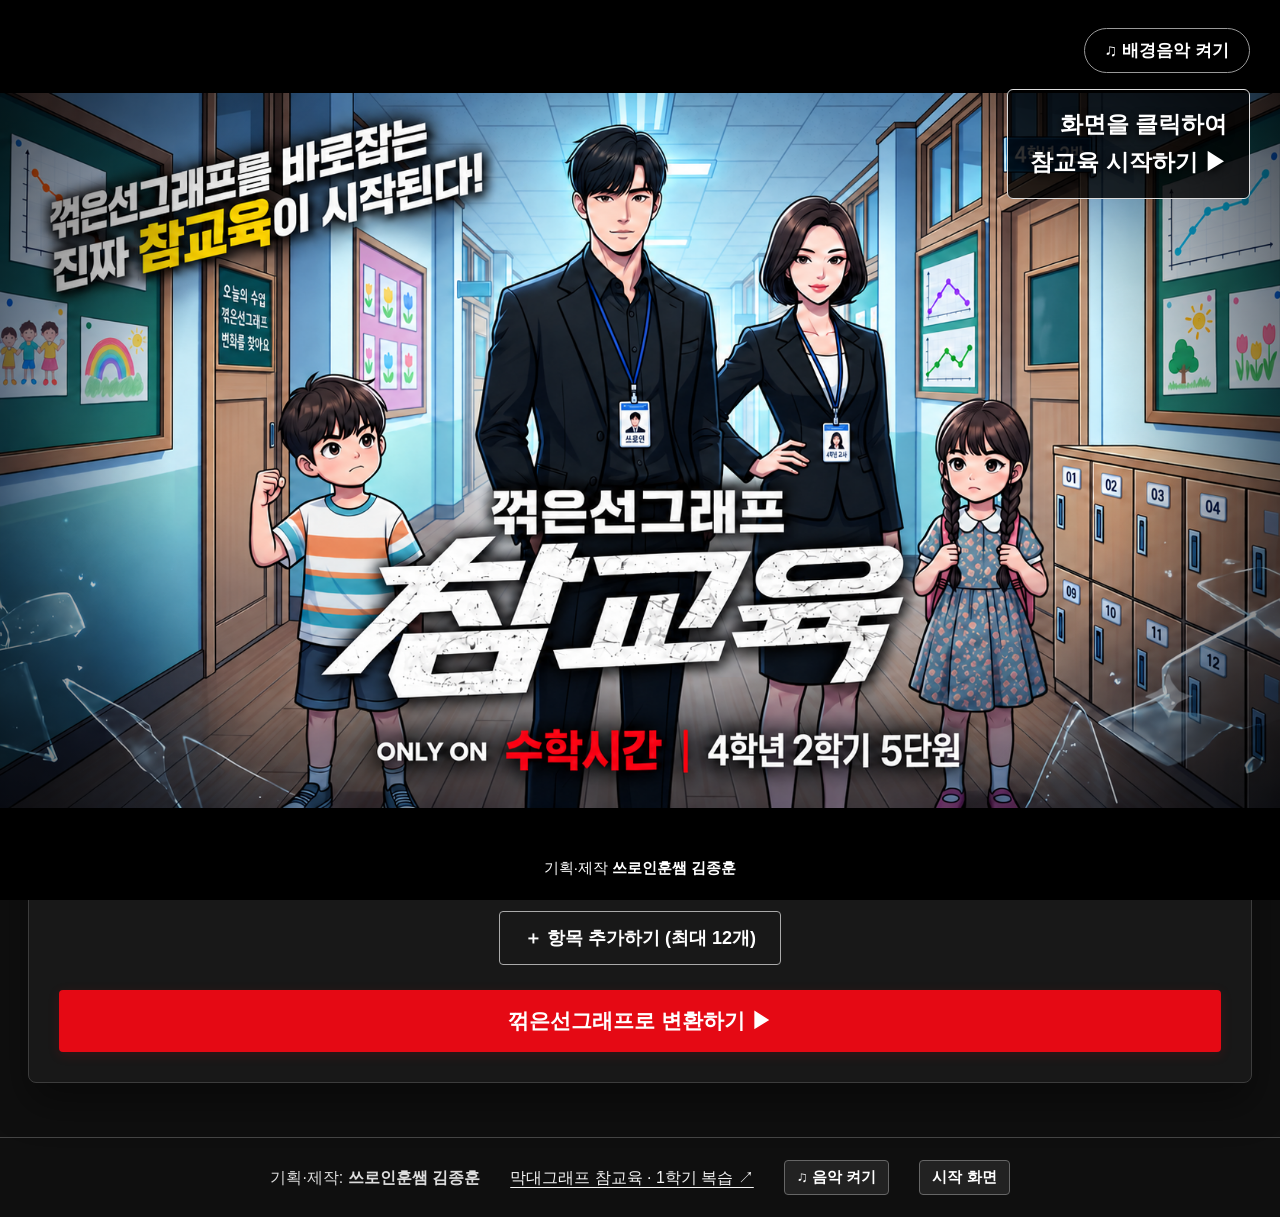
<file: index.html>
<!DOCTYPE html>
<html lang="ko">
<head>
 <meta charset="UTF-8"><meta name="viewport" content="width=device-width,initial-scale=1">
 <title>꺾은선그래프 참교육</title>
 <meta name="description" content="표를 입력하고, 눈금과 물결선을 정해 나만의 꺾은선그래프를 만들어요.">
 <link rel="icon" href="data:,">
 <link rel="stylesheet" href="style.css?v=5"><script src="config.js"></script><script src="app.js?v=5" defer></script>
</head>
<body>
 <section id="intro-screen" aria-label="꺾은선그래프 참교육 시작 화면">
  <div class="intro-ui-container"><button type="button" class="bgm-control" id="intro-music" aria-pressed="false">♫ 배경음악 켜기</button><button type="button" class="start-button" id="start">화면을 클릭하여<br>참교육 시작하기 ▶</button></div>
  <div class="intro-credit">기획·제작 <strong>쓰로인훈쌤 김종훈</strong></div>
 </section>
 <audio id="bgm" src="bgm.mp3" loop preload="metadata"></audio>
 <div id="application" inert>
 <header><div class="header-content"><h1>📈 꺾은선그래프 참교육</h1><nav class="progress-bar" aria-label="그래프 만들기 단계">
  <button type="button" class="step-indicator active" id="ind-step1" aria-current="step"><span class="step-num">1</span><span>표 입력</span></button><span class="step-arrow" aria-hidden="true">▶</span>
  <button type="button" class="step-indicator" id="ind-step2"><span class="step-num">2</span><span>눈금 설정</span></button><span class="step-arrow" aria-hidden="true">▶</span>
  <button type="button" class="step-indicator" id="ind-step3"><span class="step-num">3</span><span>꾸미기 &amp; 저장</span></button>
 </nav></div></header>
 <main>
  <section id="step1-view"><div class="card">
   <div class="section-top"><h2 class="section-title">📝 1단계: 조사한 자료를 표로 입력해요</h2><div class="example-picker"><label for="example">예시 자료</label><select id="example"><option value="fish">월별 갈치 어획량</option><option value="classes">연도별 학급 수</option><option value="jump">높이뛰기 최고 기록</option><option value="emotion">월별 감정 점수</option></select><button type="button" id="load-example" class="btn-secondary">불러오기</button></div></div>
   <div class="input-group"><label for="graph-title">무엇을 조사했나요? (그래프 제목)</label><input type="text" id="graph-title" maxlength="40" value="월별 갈치 어획량"></div>
   <div class="grid-2col"><div class="input-group"><label for="x-axis-name">가로에는 무엇을 나타내나요?</label><div class="axis-fields"><input id="x-axis-name" aria-label="가로축 이름" maxlength="12" value="월"><span>(</span><input id="x-unit" aria-label="가로축 단위" maxlength="6" value="월"><span>)</span></div></div><div class="input-group"><label for="y-axis-name">세로에는 무엇을 나타내나요?</label><div class="axis-fields"><input id="y-axis-name" aria-label="세로축 이름" maxlength="12" value="어획량"><span>(</span><input id="unit-name" aria-label="세로축 단위" maxlength="6" value="t"><span>)</span></div></div></div>
   <p class="table-note">시간의 순서대로 입력해요. <span id="source-note">수학 110쪽 자료</span></p>
   <table id="data-table"><thead><tr><th id="th-time">월 (월)</th><th id="th-value">어획량 (t)</th><th class="delete-col">삭제</th></tr></thead><tbody id="table-body"></tbody></table>
   <div class="add-row-container"><button id="btn-add-row" class="btn-secondary">＋ 항목 추가하기 (최대 12개)</button></div>
   <p id="data-error" class="error-message" role="alert" hidden></p>
   <button id="btn-to-step2" class="btn-netflix">꺾은선그래프로 변환하기 ▶</button>
  </div></section>
  <section id="step23-view" class="split-layout" hidden>
   <div class="canvas-wrapper"><div class="canvas-toolbar"><span>나의 꺾은선그래프</span><button id="replay" class="btn-secondary small">그리는 순서 다시 보기</button></div><div class="canvas-scroll"><div class="canvas-container"><canvas id="graphCanvas" width="1600" height="1000" role="img" aria-label="나의 꺾은선그래프"></canvas></div></div><p class="mobile-note">↔ 그래프를 좌우로 밀어 볼 수 있어요.</p><p id="graph-caption" class="graph-caption" aria-live="polite"></p></div>
   <div class="settings-panel">
    <div id="step2-controls" class="card"><h2 class="section-title">📏 2단계: 눈금 설정</h2>
     <div class="input-group"><label>1. 세로 눈금 한 칸의 크기를 정해요</label><div class="scale-grid" id="scale-buttons"><button class="btn-toggle" data-scale="1">1</button><button class="btn-toggle" data-scale="2">2</button><button class="btn-toggle" data-scale="5">5</button><button class="btn-toggle" data-scale="10">10</button><button class="btn-toggle" data-scale="20">20</button><button class="btn-toggle" data-scale="50">50</button><button class="btn-toggle" data-scale="100">100</button></div><label class="compact-label" for="custom-scale">직접 입력</label><div class="inline-input"><input id="custom-scale" type="number" min="0.01" max="1000000" step="any" value="100"><span class="unit-text" id="scale-unit">t / 칸</span></div></div>
     <button id="auto-scale" class="btn-secondary change-fit">변화가 잘 보이게 자동 맞춤</button><div class="input-group break-group"><label class="check-label"><input type="checkbox" id="use-break"> 2. 물결선으로 일부를 생략해요</label><div id="break-settings" hidden><label class="compact-label" for="break-value">물결선 위에서 시작할 값</label><div class="inline-input"><input id="break-value" type="number" min="0" step="any" value="0"><span id="break-unit" class="unit-text">t</span></div></div><p class="setting-note">모든 자료가 보이도록, 가장 작은 값 이하에서 시작해요.</p></div>
     <p id="scale-summary" class="prompt-card"></p><p id="scale-error" class="error-message" role="alert" hidden></p>
     <div class="control-actions"><button id="btn-back-to-step1" class="btn-secondary">◀ 표 수정</button><button id="btn-to-step3" class="btn-netflix">꾸미기 &amp; 저장 ▶</button></div>
    </div>
    <div id="step3-controls" class="card" hidden><h2 class="section-title">🎨 3단계: 꾸미기 &amp; 저장</h2>
     <div class="input-group"><label for="line-width">1. 선의 두께 <output id="line-width-value">5</output></label><input type="range" id="line-width" min="2" max="10" value="5"></div>
     <div class="input-group"><label for="point-size">2. 점의 크기 <output id="point-size-value">7</output></label><input type="range" id="point-size" min="4" max="13" value="7"></div>
     <div class="input-group"><label>3. 점과 선의 색을 골라요</label><div class="color-controls"><label for="line-color">선 <input type="color" class="color-picker" id="line-color" value="#e50914"></label><label for="point-color">점 <input type="color" class="color-picker" id="point-color" value="#e50914"></label></div></div>
     <div class="input-group"><label>4. 저장할 이미지의 배경색을 골라요</label><div class="bg-color-options"><button class="bg-option active" style="background:#FFFFFF" data-bg="#FFFFFF" aria-label="흰색" aria-pressed="true"></button><button class="bg-option" style="background:#F3F4F6" data-bg="#F3F4F6" aria-label="연한 회색" aria-pressed="false"></button><button class="bg-option" style="background:#E0F2FE" data-bg="#E0F2FE" aria-label="연한 파랑" aria-pressed="false"></button><button class="bg-option" style="background:#DCFCE7" data-bg="#DCFCE7" aria-label="연한 초록" aria-pressed="false"></button><button class="bg-option" style="background:#FEF08A" data-bg="#FEF08A" aria-label="연한 노랑" aria-pressed="false"></button><button class="bg-option" style="background:#FCE7F3" data-bg="#FCE7F3" aria-label="연한 분홍" aria-pressed="false"></button></div></div>
     <label class="check-label"><input id="show-values" type="checkbox"> 점 위에 수치 표시하기</label>
     <div class="control-actions"><button id="btn-back-to-step2" class="btn-secondary">◀ 눈금 수정</button><button id="btn-save-image" class="btn-netflix">↓ 이미지로 저장</button></div><p id="save-message" class="setting-note" role="status"></p>
    </div>
   </div>
  </section>
 </main>
 <footer><span>기획·제작: <strong>쓰로인훈쌤 김종훈</strong></span><a id="review" href="https://kkankong32-alt.github.io/Bargraph/" target="_blank" rel="noopener">막대그래프 참교육 · 1학기 복습 ↗</a><button class="footer-music" id="music" aria-pressed="false">♫ 음악 켜기</button><button class="footer-music" id="back-intro">시작 화면</button></footer>
 </div>
</body></html>
</file>
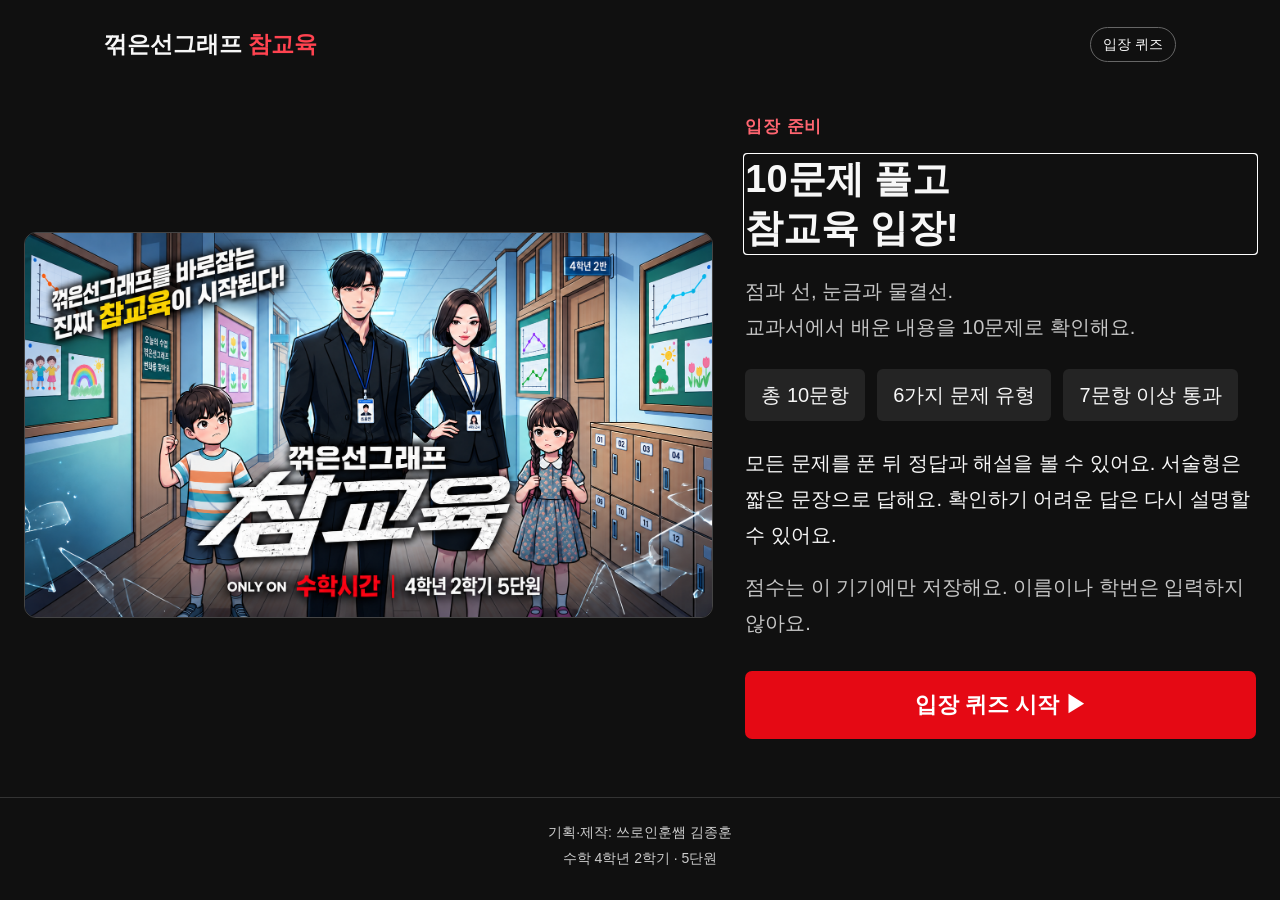
<file: quiz/index.html>
<!doctype html><html lang="ko"><head><meta charset="utf-8"><meta name="viewport" content="width=device-width, initial-scale=1"><meta name="theme-color" content="#101010"><title>입장 퀴즈 | 꺾은선그래프 참교육</title><link rel="icon" href="data:,"><link rel="stylesheet" href="quiz.css?v=3"><script src="questions.js?v=3" defer></script><script src="quiz.js?v=3" defer></script></head><body>
<header><a href="./index.html" class="brand">꺾은선그래프 <b>참교육</b></a><span class="pill">입장 퀴즈</span></header>
<main id="app"></main><footer>기획·제작: 쓰로인훈쌤 김종훈 <span>수학 4학년 2학기 · 5단원</span></footer>
</body></html>
</file>
<file: style.css>
/* CSS 변수 설정 (고급스러운 넷플릭스 스타일 테마) */
        :root {
            --bg-color: #0F0F0F;
            --card-bg: #181818;
            --primary-red: #E50914;
            --primary-red-hover: #C11119;
            --text-main: #FFFFFF;
            --text-muted: #A3A3A3;
            --input-bg: #262626;
            --border-color: #333333;
            --glass-bg: rgba(15, 15, 15, 0.75);
        }

        * {
            box-sizing: border-box;
            margin: 0;
            padding: 0;
            -webkit-tap-highlight-color: transparent;
        }

        body {
            font-family: 'Noto Sans KR', sans-serif;
            background-color: var(--bg-color);
            color: var(--text-main);
            min-height: 100vh;
            display: flex;
            flex-direction: column;
            overflow-x: hidden;
        }

        /* --- 인트로 (스플래시) 스크린 --- */
        #intro-screen {
            position: fixed;
            top: 0;
            left: 0;
            width: 100vw;
            height: 100vh;
            background-color: #000;
            background-image: url('./image 01.png');
            background-size: contain; 
            background-repeat: no-repeat;
            background-position: center;
            z-index: 9999;
            cursor: pointer;
            transition: opacity 0.8s ease, visibility 0.8s ease;
        }

        #intro-screen::before {
            content: '';
            position: absolute;
            top: 0;
            left: 0;
            width: 100%;
            height: 100%;
            background: radial-gradient(circle, transparent 60%, rgba(0,0,0,0.8) 100%);
            pointer-events: none;
        }

        .intro-ui-container {
            position: absolute;
            top: 40px;
            right: 40px;
            z-index: 3;
            display: flex;
            flex-direction: column;
            align-items: flex-end;
            gap: 20px;
        }

        .bgm-control {
            background: rgba(0, 0, 0, 0.6);
            border: 1px solid rgba(255,255,255,0.2);
            color: white;
            padding: 10px 20px;
            border-radius: 30px;
            font-weight: 500;
            cursor: pointer;
            backdrop-filter: blur(5px);
            transition: all 0.3s ease;
            display: flex;
            align-items: center;
            gap: 8px;
        }

        .bgm-control:hover {
            background: rgba(0, 0, 0, 0.8);
            border-color: white;
            transform: scale(1.05);
        }

        .click-to-start {
            font-size: 1.4rem;
            font-weight: 700;
            color: rgba(255, 255, 255, 0.9);
            text-shadow: 0 2px 10px rgba(0,0,0,0.9);
            animation: pulse 1.5s infinite;
            letter-spacing: 1px;
            text-align: right;
            line-height: 1.4;
        }

        @keyframes pulse {
            0% { opacity: 0.5; transform: scale(0.98); }
            50% { opacity: 1; transform: scale(1.02); }
            100% { opacity: 0.5; transform: scale(0.98); }
        }

        .hidden-fade {
            opacity: 0;
            visibility: hidden;
            pointer-events: none;
        }

        /* --- 상단 헤더 및 진행 바 --- */
        header {
            background-color: var(--glass-bg);
            backdrop-filter: blur(12px);
            -webkit-backdrop-filter: blur(12px);
            padding: 20px;
            position: sticky;
            top: 0;
            z-index: 100;
            border-bottom: 1px solid rgba(255,255,255,0.05);
            box-shadow: 0 4px 30px rgba(0,0,0,0.5);
        }

        .header-content {
            max-width: 1400px;
            margin: 0 auto;
            display: flex;
            justify-content: space-between;
            align-items: center;
        }

        h1 {
            color: var(--primary-red);
            font-size: 1.8rem;
            font-weight: 900;
            letter-spacing: -1px;
            text-transform: uppercase;
        }

        .progress-bar {
            display: flex;
            gap: 20px;
            align-items: center;
        }

        .step-indicator {
            font-size: 1.05rem;
            font-weight: 700;
            color: var(--text-muted);
            transition: color 0.3s;
            display: flex;
            align-items: center;
            gap: 10px;
        }

        .step-indicator.active {
            color: var(--text-main);
        }

        .step-indicator.active .step-num {
            background-color: var(--primary-red);
            color: white;
            box-shadow: 0 0 15px rgba(229, 9, 20, 0.4);
        }

        .step-num {
            display: inline-flex;
            justify-content: center;
            align-items: center;
            width: 30px;
            height: 30px;
            border-radius: 50%;
            background-color: var(--input-bg);
            font-size: 0.95rem;
            transition: all 0.3s ease;
        }

        .step-arrow {
            color: var(--border-color);
            font-size: 0.8rem;
        }

        /* --- 메인 컨테이너 --- */
        main {
            flex: 1;
            max-width: 1400px;
            width: 100%;
            margin: 0 auto;
            padding: 40px 20px;
        }

        .card {
            background-color: var(--card-bg);
            border-radius: 8px;
            padding: 35px;
            border: 1px solid rgba(255,255,255,0.05);
            box-shadow: 0 20px 40px rgba(0,0,0,0.4);
            margin-bottom: 25px;
        }

        .section-title {
            font-size: 1.5rem;
            margin-bottom: 25px;
            font-weight: 700;
            display: flex;
            align-items: center;
            gap: 12px;
            color: #fff;
        }

        /* --- 공통 입력 요소 --- */
        .input-group {
            margin-bottom: 25px;
        }

        .input-group label {
            display: block;
            margin-bottom: 10px;
            font-weight: 500;
            color: var(--text-muted);
            font-size: 1.05rem;
        }

        input[type="text"], input[type="number"] {
            width: 100%;
            background-color: var(--input-bg);
            border: 1px solid var(--border-color);
            color: var(--text-main);
            padding: 16px;
            font-size: 1.1rem;
            border-radius: 4px;
            font-family: inherit;
            transition: border-color 0.2s, box-shadow 0.2s;
        }

        input[type="text"]:focus, input[type="number"]:focus {
            outline: none;
            border-color: var(--primary-red);
            box-shadow: 0 0 0 2px rgba(229, 9, 20, 0.2);
        }

        .btn-netflix {
            background-color: var(--primary-red);
            color: white;
            border: none;
            padding: 18px 36px;
            font-size: 1.2rem;
            font-weight: 700;
            border-radius: 4px;
            cursor: pointer;
            transition: all 0.2s ease;
            display: inline-flex;
            align-items: center;
            justify-content: center;
            gap: 12px;
            width: 100%;
            box-shadow: 0 4px 15px rgba(229, 9, 20, 0.3);
        }

        .btn-netflix:hover {
            background-color: var(--primary-red-hover);
            transform: translateY(-2px);
            box-shadow: 0 6px 20px rgba(229, 9, 20, 0.4);
        }

        .btn-netflix:active {
            transform: scale(0.98);
        }

        .btn-secondary {
            background-color: transparent;
            color: var(--text-main);
            border: 1px solid var(--text-muted);
            padding: 14px 24px;
            font-size: 1.05rem;
            font-weight: 500;
            border-radius: 4px;
            cursor: pointer;
            transition: all 0.2s;
        }

        .btn-secondary:hover {
            border-color: var(--text-main);
            background-color: rgba(255,255,255,0.05);
        }

        /* --- STEP 1: 표 입력 --- */
        .grid-2col {
            display: grid;
            grid-template-columns: 1fr 1fr;
            gap: 25px;
        }

        table {
            width: 100%;
            border-collapse: collapse;
            margin-bottom: 25px;
            text-align: center;
            border-radius: 8px;
            overflow: hidden;
        }

        th {
            background-color: #222;
            color: var(--text-muted);
            padding: 18px;
            font-size: 1.1rem;
            font-weight: 500;
            border-bottom: 2px solid var(--border-color);
        }

        td {
            padding: 12px;
            border-bottom: 1px solid var(--border-color);
            background-color: var(--card-bg);
            transition: background-color 0.2s;
        }

        tr:hover td {
            background-color: rgba(255,255,255,0.02);
        }

        td input[type="text"], td input[type="number"] {
            width: 100%;
            padding: 12px;
            background-color: transparent;
            border: 1px solid transparent;
            text-align: center;
            font-size: 1.1rem;
            font-weight: 500;
        }

        td input:focus {
            background-color: var(--input-bg);
            border: 1px solid var(--border-color);
        }

        .color-picker {
            width: 44px;
            height: 44px;
            border: none;
            border-radius: 50%;
            cursor: pointer;
            padding: 0;
            background: transparent;
            transition: transform 0.2s;
        }

        .color-picker:hover {
            transform: scale(1.1);
        }

        .color-picker::-webkit-color-swatch-wrapper {
            padding: 0;
        }
        .color-picker::-webkit-color-swatch {
            border: 2px solid var(--border-color);
            border-radius: 50%;
        }

        .btn-delete {
            background-color: transparent;
            color: #ff4d4d;
            border: 1px solid rgba(255, 77, 77, 0.3);
            border-radius: 4px;
            padding: 8px 16px;
            cursor: pointer;
            font-weight: 500;
            transition: all 0.2s;
        }
        .btn-delete:hover {
            background-color: rgba(255, 77, 77, 0.1);
            border-color: #ff4d4d;
        }

        .table-footer td {
            font-size: 1.2rem;
            font-weight: 700;
            background-color: #222;
            color: var(--text-main);
            border-bottom: none;
            padding: 18px;
        }

        .add-row-container {
            text-align: center;
            margin-bottom: 35px;
        }

        /* --- STEP 2 & 3: 캔버스 및 설정 --- */
        .split-layout {
            display: flex;
            gap: 30px;
            align-items: flex-start;
        }

        .canvas-wrapper {
            flex: 2;
            position: sticky;
            top: 100px;
            background-color: var(--card-bg);
            border-radius: 8px;
            padding: 15px;
            box-shadow: 0 20px 50px rgba(0,0,0,0.5);
            border: 1px solid rgba(255,255,255,0.05);
        }

        .canvas-container {
            position: relative;
            width: 100%;
            padding-top: 56.25%; 
            background-color: white; 
            border-radius: 4px;
            overflow: hidden;
            background-image: linear-gradient(45deg, #e0e0e0 25%, transparent 25%), 
                              linear-gradient(-45deg, #e0e0e0 25%, transparent 25%), 
                              linear-gradient(45deg, transparent 75%, #e0e0e0 75%), 
                              linear-gradient(-45deg, transparent 75%, #e0e0e0 75%);
            background-size: 20px 20px;
            background-position: 0 0, 0 10px, 10px -10px, -10px 0px;
        }

        canvas {
            position: absolute;
            top: 0;
            left: 0;
            width: 100%;
            height: 100%;
            display: block;
        }

        .settings-panel {
            flex: 1;
            display: flex;
            flex-direction: column;
            gap: 20px;
            min-width: 320px; 
        }

        .scale-grid {
            display: grid;
            grid-template-columns: repeat(4, 1fr);
            gap: 12px;
            margin-bottom: 15px;
        }

        .btn-toggle {
            background-color: var(--input-bg);
            color: var(--text-muted);
            border: 1px solid var(--border-color);
            padding: 14px 5px;
            font-size: 1.1rem;
            font-weight: 500;
            border-radius: 4px;
            cursor: pointer;
            transition: all 0.2s;
        }

        .btn-toggle:hover {
            background-color: #333;
            color: white;
        }

        .btn-toggle.active {
            background-color: var(--primary-red);
            color: white;
            border-color: var(--primary-red);
            box-shadow: 0 4px 10px rgba(229, 9, 20, 0.2);
        }

        .prompt-card {
            background-color: rgba(229, 9, 20, 0.08);
            border-left: 3px solid var(--primary-red);
            padding: 18px;
            border-radius: 4px;
            font-size: 1.05rem;
            line-height: 1.6;
            color: #eee;
            animation: fadeIn 0.5s ease;
            display: none; 
            margin-bottom: 25px;
        }

        @keyframes fadeIn {
            from { opacity: 0; transform: translateY(-10px); }
            to { opacity: 1; transform: translateY(0); }
        }

        input[type="range"] {
            width: 100%;
            margin: 20px 0;
            accent-color: var(--primary-red);
            height: 6px;
            background: var(--input-bg);
            border-radius: 3px;
            outline: none;
        }

        .bg-color-options {
            display: flex;
            flex-wrap: wrap;
            gap: 12px;
            margin-bottom: 20px;
        }

        .bg-option {
            width: 44px;
            height: 44px;
            border-radius: 50%;
            border: 2px solid transparent;
            cursor: pointer;
            transition: all 0.2s;
            box-shadow: inset 0 2px 4px rgba(0,0,0,0.1);
        }
        .bg-option:hover {
            transform: scale(1.1);
        }
        .bg-option.active {
            border-color: var(--primary-red);
            transform: scale(1.15);
            box-shadow: 0 0 0 2px var(--bg-color), 0 0 0 4px var(--primary-red);
        }

        .decorate-item-list {
            display: flex;
            flex-direction: column;
            gap: 12px;
            margin-bottom: 25px;
        }

        .decorate-item {
            display: flex;
            justify-content: space-between;
            align-items: center;
            background-color: var(--input-bg);
            padding: 12px 20px;
            border-radius: 4px;
            border: 1px solid var(--border-color);
        }

        .hidden {
            display: none !important;
        }

        @media (max-width: 1024px) {
            .split-layout {
                flex-direction: column;
            }
            .canvas-wrapper {
                position: static;
                width: 100%;
            }
            .settings-panel {
                width: 100%;
            }
            .grid-2col {
                grid-template-columns: 1fr;
            }
            .scale-grid {
                grid-template-columns: repeat(4, 1fr);
            }
        }
        @media (max-width: 600px) {
            .scale-grid {
                grid-template-columns: repeat(3, 1fr);
            }
            .progress-bar {
                gap: 10px;
            }
            .step-indicator span:last-child {
                display: none; 
            }
            .intro-ui-container {
                top: 20px;
                right: 20px;
            }
        }
    /* 기존 막대그래프 참교육의 구성과 색상을 유지하고 가독성만 보강 */
:root{--text-muted:#D5D5D5;--border-color:#555;--input-bg:#262626}
body{font-family:'Malgun Gothic','Apple SD Gothic Neo',sans-serif;line-height:1.6;font-size:18px}
[hidden]{display:none!important}button,input,select{font-family:inherit}button{touch-action:manipulation}button:disabled{opacity:.45;cursor:not-allowed}button:focus-visible,a:focus-visible,input:focus-visible,select:focus-visible{outline:3px solid #ffd75e;outline-offset:4px}a{color:#f5f5f5}
#intro-screen{background-image:url('./hero.png?v=4')}.intro-ui-container{top:28px;right:30px;gap:16px}.bgm-control{font-size:17px;font-weight:700;border-color:#999;background:#000c}.start-button{padding:16px 22px;border:1px solid #ddd;background:#000c;color:#fff;font-size:23px;font-weight:800;line-height:1.65;border-radius:6px;cursor:pointer;text-align:right;text-shadow:0 2px 8px #000}.start-button:hover{background:#e50914}.intro-credit{position:absolute;bottom:15px;left:50%;transform:translateX(-50%);background:#000c;padding:5px 18px;border-radius:4px;font-size:15px;white-space:nowrap;color:#fff}
#application{min-height:100vh;display:flex;flex-direction:column}header{padding:20px 28px}.header-content{max-width:1660px;gap:25px}h1{font-size:30px;color:#ff3340}.progress-bar{gap:16px}.step-indicator{font-size:18px;white-space:nowrap}.step-num{width:34px;height:34px}.step-arrow{color:#999}.step-indicator.active{color:#fff}
main{max-width:1660px;padding:30px 28px;width:100%}.card{padding:30px;border:1px solid #3c3c3c;margin-bottom:24px}.section-title{font-size:25px;font-weight:800;line-height:1.5}.section-top{display:flex;justify-content:space-between;align-items:flex-start;gap:20px;flex-wrap:wrap;margin-bottom:28px}.section-top .section-title{margin-bottom:0}.example-picker{display:flex;align-items:center;gap:10px;flex-wrap:wrap}.example-picker label{font-size:16px;color:#ddd}.example-picker select{max-width:240px;background:#262626;border:1px solid #777;border-radius:4px;color:#fff;font-size:16px;padding:10px}.example-picker .btn-secondary{font-size:16px;padding:9px 14px}
.input-group{margin-bottom:24px}.input-group label{font-size:19px;color:#eee;font-weight:700;margin-bottom:10px}input:not([type]),input[type=text],input[type=number]{background:#262626;border:1px solid #666;color:white;padding:14px 16px;font-size:21px;font-weight:600;width:100%;border-radius:4px;min-width:0}input::placeholder{color:#bbb}.axis-fields{display:grid;grid-template-columns:minmax(0,1fr) 10px 90px 10px;align-items:center;gap:9px}.table-note{font-size:17px;margin-bottom:14px;color:#eee;display:flex;justify-content:space-between;gap:12px;flex-wrap:wrap}.table-note span{color:#ccc;font-size:15px}th{color:#fff;background:#292929;font-weight:700;font-size:20px;padding:14px}td{padding:8px 12px}td input[type=number]{font-size:22px;font-weight:700;background:#222;border:1px solid #555;padding:10px 14px}.delete-col{width:110px}.btn-delete{font-size:16px;padding:9px 16px;color:#ffadb0;border-color:#a64349}.add-row-container{margin-bottom:25px}.btn-secondary{color:#fff;font-weight:700;border-color:#aaa;font-size:18px}.btn-netflix{font-size:21px;font-weight:800;padding:17px 22px;box-shadow:0 3px 12px #e5091426}
.split-layout{gap:24px;align-items:flex-start}.canvas-wrapper{flex:1;min-width:0;top:104px;padding:18px;border-color:#444}.settings-panel{flex:0 0 380px;min-width:0;gap:0}.settings-panel .card{padding:24px}.canvas-toolbar{display:flex;justify-content:space-between;gap:10px;align-items:center;font-size:19px;font-weight:700;margin-bottom:14px}.small{font-size:15px;padding:8px 11px}.canvas-scroll{overflow-x:auto;scrollbar-color:#777 #222}.canvas-container{padding-top:62.5%;background:white;min-width:720px;border-radius:0}.graph-caption{font-size:17px;color:#eee;margin-top:13px;line-height:1.65}.mobile-note{display:none;font-size:16px;color:#eee;margin-top:10px}
.scale-grid{gap:10px}.btn-toggle{font-size:20px;padding:10px 5px;color:#fff;font-weight:700;border-color:#666}#auto-scale{font-size:16px}.btn-toggle.active{background:#e50914}.inline-input{display:flex;gap:12px;align-items:center}.inline-input input{width:150px}.unit-text{font-size:18px;color:#eee;white-space:nowrap}.input-group .compact-label{font-size:17px;margin:10px 0 8px}.check-label,.input-group .check-label{display:flex;align-items:center;gap:10px;font-size:19px;line-height:1.7;color:#fff;font-weight:700}input[type=checkbox]{width:22px;height:22px;accent-color:#e50914;flex:0 0 22px}.setting-note{font-size:16px;line-height:1.7;color:#ddd;margin-top:12px}.prompt-card{display:block;font-size:17px;font-weight:500;border-color:#e50914;background:#e509141a;padding:15px;margin-bottom:20px;line-height:1.75;color:#fff;animation:none}.control-actions{display:flex;gap:10px;margin-top:26px}.control-actions .btn-secondary{flex:1;padding:14px 10px;white-space:nowrap;font-size:17px}.control-actions .btn-netflix{flex:1.6;padding:14px 10px;white-space:nowrap;font-size:18px}.error-message{background:#4a2024;border:1px solid #df6670;color:#fff;padding:14px 16px;margin:15px 0;font-size:18px;border-radius:4px}.color-controls{display:flex;gap:35px}.color-controls label{display:flex;gap:15px;align-items:center}.color-picker{width:50px;height:50px}.bg-option{padding:0;border:2px solid #777}.bg-color-options{gap:15px}input[type=range]{height:8px;margin:18px 0;accent-color:#e50914}output{display:inline-block;float:right;border:1px solid #666;border-radius:4px;min-width:35px;text-align:center;color:#fff;font-size:17px}footer{display:flex;align-items:center;justify-content:center;gap:18px 30px;flex-wrap:wrap;padding:22px 28px;border-top:1px solid #444;color:#ddd;font-size:16px}footer a{text-underline-offset:4px}.footer-music{border:1px solid #666;background:#222;color:#fff;font-size:15px;font-weight:600;padding:7px 12px;border-radius:4px;cursor:pointer}
@media(max-width:1190px){.split-layout{flex-direction:column}.canvas-wrapper{width:100%;position:static}.settings-panel{width:100%;flex:auto}.settings-panel .card{padding:28px}.settings-panel .input-group{max-width:650px}.control-actions{max-width:650px}.canvas-container{min-width:720px}.header-content{flex-wrap:wrap}.progress-bar{gap:14px}.scale-grid{grid-template-columns:repeat(8,minmax(0,1fr))}}
@media(max-width:760px){header{padding:16px}h1{font-size:25px}.header-content{gap:16px}main{padding:20px 12px}.card{padding:20px 16px}.section-title{font-size:22px}.progress-bar{gap:8px;justify-content:space-between;width:100%}.step-indicator{gap:5px;font-size:14px}.step-num{width:26px;height:26px;font-size:14px}.step-indicator span:last-child{display:inline}.step-arrow{font-size:10px}.grid-2col{gap:0}.canvas-wrapper{padding:12px}.canvas-toolbar{font-size:16px;flex-wrap:wrap}.small{font-size:14px}.mobile-note{display:block}.scale-grid{grid-template-columns:repeat(4,minmax(0,1fr))}.settings-panel .card{padding:22px 16px}.canvas-scroll{width:100%}.canvas-container{width:720px;min-width:720px;height:450px;padding-top:0}.example-picker{width:100%}.example-picker select{max-width:190px}.input-group label{font-size:18px}.axis-fields{grid-template-columns:minmax(0,1fr) 10px 75px 10px;gap:6px}.delete-col{width:70px}th{font-size:18px;padding:12px 4px}td{padding:7px 4px}td input[type=number]{padding:8px;font-size:20px}.btn-delete{font-size:14px;padding:7px 9px}.intro-ui-container{top:16px;right:16px}.bgm-control{font-size:15px;padding:8px 12px}.start-button{font-size:19px;padding:12px 15px}.intro-credit{font-size:13px}.control-actions .btn-netflix{font-size:17px}.graph-caption{font-size:16px}footer{padding:20px 15px;font-size:15px;gap:15px}.section-top{gap:18px}}
@media(prefers-reduced-motion:reduce){*{animation:none!important;transition:none!important;scroll-behavior:auto!important}}
#auto-scale{font-size:14px;white-space:nowrap}

.canvas-scroll{max-height:72vh;overflow:auto}.break-group{border:1px solid #777;border-radius:6px;padding:14px}.change-fit{width:100%;margin:0 0 18px;font-size:18px}.canvas-scroll .canvas-container{flex-shrink:0}


#auto-scale.change-fit{font-size:18px;white-space:normal}


button.step-indicator{background:transparent;border:0;padding:8px 6px;font-family:inherit;cursor:pointer;border-radius:6px}button.step-indicator:hover{color:#fff;background:#ffffff15}button.step-indicator:focus-visible{outline:2px solid #fff;outline-offset:3px}
</file>
<file: quiz/quiz.css>
*{box-sizing:border-box}body{margin:0;background:#101010;color:#f7f7f7;font-family:"Malgun Gothic","Apple SD Gothic Neo",sans-serif;font-size:18px;line-height:1.65}button,input,textarea{font:inherit}button,a,input,textarea{-webkit-tap-highlight-color:transparent}button{cursor:pointer}button:disabled{cursor:default;opacity:.45}a{color:inherit}header{max-width:1120px;margin:auto;padding:24px;display:flex;justify-content:space-between;gap:16px;align-items:center}.brand{font-weight:800;text-decoration:none;font-size:23px}.brand b{color:#ff4350}.pill,.tag{font-size:14px;border:1px solid #666;border-radius:30px;padding:4px 12px;white-space:nowrap}main{max-width:960px;margin:12px auto 48px;padding:0 24px;min-height:70vh}footer{border-top:1px solid #333;padding:22px;text-align:center;color:#ccc;font-size:14px}footer span{display:block}h1{font-size:clamp(30px,5vw,48px);line-height:1.3;margin:18px 0}h2{font-size:clamp(24px,4vw,32px);line-height:1.45;margin:14px 0 24px}p{margin:14px 0}.muted{color:#c6c6c6}.hero{height:280px;background:linear-gradient(0deg,#10101000,#10101000),url(hero.png) center 45%/cover;border-radius:14px;margin-bottom:24px;border:1px solid #444}.eyebrow{color:#ff6570;letter-spacing:.12em;font-size:14px;font-weight:bold}.intro{max-width:720px}.facts{display:flex;flex-wrap:wrap;gap:12px;margin:24px 0}.facts span{background:#242424;padding:8px 16px;border-radius:6px}.primary,.secondary,.enter{border:1px solid transparent;padding:13px 22px;border-radius:7px;font-weight:700;min-height:50px;display:inline-block;text-align:center;text-decoration:none}.primary,.enter{background:#e50914;color:#fff}.primary:hover,.enter:hover{background:#ff1421}.secondary{background:#262626;color:#fff;border-color:#666}.secondary:hover{background:#363636}button:focus-visible,a:focus-visible,input:focus-visible,textarea:focus-visible{outline:3px solid #ffd75e;outline-offset:4px}.card{background:#1b1b1b;border:1px solid #444;border-radius:14px;padding:30px}.topline{display:flex;align-items:center;justify-content:space-between;gap:16px}.progress{height:6px;background:#353535;margin:16px 0 24px;border-radius:9px;overflow:hidden}.progress span{display:block;height:100%;background:#f51525}.qnav{display:flex;gap:8px;flex-wrap:wrap;margin:0 0 24px}.qnav button{width:42px;height:42px;border:1px solid #666;border-radius:6px;background:#222;color:white}.qnav button.done{border-color:#e56d75;background:#42272b}.qnav button.current{background:#df0814;border-color:#ff6670;font-weight:800}.choices{display:grid;gap:12px}.choice{background:#252525;border:2px solid #555;color:white;padding:16px 18px;min-height:60px;border-radius:8px;text-align:left;display:flex;align-items:center;gap:14px;line-height:1.6}.choice.selected{border-color:#ff5260;background:#431b20}.choice .letter{display:grid;place-items:center;flex:0 0 30px;height:30px;background:#393939;border-radius:50%;font-size:15px}.ox{grid-template-columns:1fr 1fr}.ox .choice{justify-content:center;font-size:38px;min-height:110px}.field{width:100%;padding:16px;background:#111;border:2px solid #777;border-radius:8px;color:#fff;font-size:21px}.field:focus{border-color:#ff5460}textarea{min-height:160px;resize:vertical}.inputrow{display:flex;gap:12px;align-items:center}.inputrow input{max-width:400px}.hint{font-size:34px;text-align:center;color:#ffda6e;letter-spacing:.25em;padding:22px;background:#242424;border-radius:8px;margin:16px 0}.tablewrap{overflow-x:auto;margin:20px 0 26px;background:#fff;border-radius:8px;color:#191919}table{width:100%;border-collapse:collapse;text-align:center;min-width:430px;font-size:18px}caption{text-align:left;padding:10px 14px;font-size:14px;color:#444}th,td{padding:12px 10px;border:1px solid #b6bcc5}th{background:#edf0f4;white-space:nowrap}.actions{display:flex;justify-content:space-between;gap:12px;margin-top:26px;flex-wrap:wrap}.orderlist{list-style:none;padding:0;display:grid;gap:10px}.orderlist li{display:flex;align-items:center;gap:12px;background:#282828;border:1px solid #666;padding:12px;border-radius:8px}.ordertext{flex:1}.moves{display:flex;gap:5px}.moves button{background:#444;border:1px solid #888;border-radius:5px;color:white;min-width:44px;min-height:44px}.num{color:#ff9da4;font-weight:bold}.notice{background:#332a18;border-left:4px solid #f4ca68;padding:14px 18px;font-size:16px;margin:20px 0}.error{color:#ffb5bb;min-height:28px}.score{font-size:70px;line-height:1.3;font-weight:900;color:#fff}.score small{font-size:25px;color:#bbb}.checks label{display:flex;align-items:flex-start;gap:12px;padding:16px;background:#262626;border-radius:8px;margin:12px 0}.checks input{width:24px;height:24px;accent-color:#e50914;flex-shrink:0;margin-top:4px}.answerbox{padding:18px;background:#101010;border:1px solid #555;border-radius:8px;white-space:pre-wrap;overflow-wrap:anywhere}.review{margin-top:22px}.review details{margin:12px 0;border:1px solid #555;border-radius:8px;padding:16px;background:#1b1b1b}.review summary{cursor:pointer;font-weight:bold}.correct{color:#86edbd}.wrong{color:#ff9aa4}.review p{overflow-wrap:anywhere}.biglink{display:block;margin:20px 0}.sr{position:absolute;width:1px;height:1px;overflow:hidden;clip:rect(0,0,0,0)}.splitbuttons{display:flex;gap:12px;flex-wrap:wrap}
@media(max-width:600px){body{font-size:17px}header{padding:18px 16px}.brand{font-size:18px}.pill{font-size:12px;padding:3px 8px}main{padding:0 14px}.card{padding:20px 16px}.hero{height:190px}.qnav{gap:5px}.qnav button{width:calc((100% - 45px)/10);min-width:25px;height:36px;padding:0;font-size:14px}.choice{padding:13px 12px}.orderlist li{gap:8px;font-size:16px}.moves{flex-direction:column}.moves button{min-height:40px;min-width:40px}.primary,.secondary{padding:12px 16px}.actions>*{flex:1}.facts{gap:8px;font-size:15px}.facts span{padding:6px 10px}table{font-size:16px}.score{font-size:58px}}
@media(prefers-reduced-motion:reduce){*{scroll-behavior:auto!important}}
/* 읽기 중심 화면 */
body{font-size:20px;line-height:1.8;word-break:keep-all;overflow-wrap:break-word}
main{max-width:1080px}.hero{display:block;width:100%;height:auto;max-height:none;background:none;object-fit:contain;border-radius:12px;margin:0 0 28px}.intro{max-width:none;padding:8px 16px 28px;text-align:center}.intro h1{font-size:clamp(32px,4vw,46px);margin:12px 0 20px}.intro .facts{justify-content:center}.intro p{max-width:720px;margin:18px auto}.intro #begin{min-width:260px;margin-top:14px;font-size:22px}.eyebrow{letter-spacing:.05em;font-size:17px}.card{padding:36px 40px;background:#fafafa;color:#202126;border-color:#fafafa;border-radius:14px}.card h2{font-size:30px;margin:16px 0 18px;line-height:1.45}.card .question{font-size:24px;line-height:1.8;font-weight:700;margin:0 0 30px;max-width:880px}.tag{background:#252525;color:#fff;border:0;font-size:16px;font-weight:700;padding:6px 14px}.card .muted{color:#555}.choice{background:#fff;color:#17191f;border:2px solid #bbc0c8;font-size:21px;padding:18px 20px;min-height:72px;line-height:1.65}.choice:hover{border-color:#555}.choice.selected{background:#fff0f1;border-color:#d80717}.choice .letter{background:#e8ebef;color:#30343c;flex-basis:34px;height:34px;font-weight:700}.choice.selected .letter{background:#d80717;color:#fff}.field{background:#fff;color:#17191f;border-color:#858c96;font-size:23px;line-height:1.8}.field::placeholder{color:#656b74;font-size:18px}.hint{background:#f0f1f4;color:#292b31;font-size:38px}.tablewrap{border:1px solid #a8aeb9;margin-bottom:28px}table{font-size:21px}caption{font-size:16px;color:#444;padding:10px 16px;font-weight:700}th,td{padding:14px 12px}th{background:#e8edf3} .actions{border-top:1px solid #d2d5db;padding-top:24px}.error{color:#b00016;font-weight:700}.error:empty{display:none}.qnav{display:grid;grid-template-columns:repeat(10,1fr);gap:10px}.qnav button{width:100%;height:48px;font-size:18px}.progress{margin:12px 0 18px}.topline{font-size:18px}.notice{background:#fff1cf;color:#493611}.checks label{background:#eef0f3;color:#17191f}.answerbox{background:#fff;color:#202126;border-color:#a5abb5}.card .score{color:#191b20}.card .score small{color:#555}.order-status{font-size:18px;font-weight:700;color:#a30613;margin:0 0 14px}.ordercards{display:grid;gap:12px}.order-card{display:flex;gap:16px;align-items:center;text-align:left;width:100%;min-height:72px;padding:16px 20px;border:2px solid #bbc0c8;background:#fff;color:#202126;border-radius:8px;font-size:21px;line-height:1.65}.order-card.selected{background:#fff0f1;border-color:#d80717}.order-num{display:grid;place-items:center;flex:0 0 42px;height:42px;border-radius:50%;background:#e9ecf0;color:#555;font-size:22px;font-weight:800}.selected .order-num{background:#d80717;color:white}.review details{padding:22px}.review p{font-size:20px;line-height:1.85}.review .question{font-weight:bold}.review table{color:#202126}.correct{color:#86edbd}
@media(max-width:600px){body{font-size:18px}header{padding:16px 14px}.brand{font-size:17px}main{padding:0 12px}.hero{height:auto;border-radius:6px;margin-bottom:20px}.intro{padding:0 4px 20px}.intro h1{font-size:32px}.intro p{font-size:18px;line-height:1.85}.intro #begin{width:100%;min-width:0}.card{padding:24px 18px}.card h2{font-size:24px}.card .question{font-size:21px;line-height:1.8;margin-bottom:24px}.choice,.order-card{font-size:19px;line-height:1.7;padding:14px 12px}.order-card{gap:12px}.order-num{flex-basis:36px;height:36px;font-size:20px}.qnav{grid-template-columns:repeat(5,1fr);gap:8px}.qnav button{width:100%;height:44px;font-size:17px}.field{font-size:21px}.actions{gap:10px}.actions button{font-size:16px;padding:12px 8px}.tablewrap{margin-left:0;margin-right:0}table{font-size:18px;min-width:430px}th,td{padding:12px 10px}.review p{font-size:18px}.facts span{font-size:16px}.order-status{font-size:17px}}
@media(min-width:1000px){main:has(.intro){max-width:1440px;display:grid;grid-template-columns:minmax(0,1.35fr) minmax(340px,1fr);align-items:center;gap:32px;min-height:72vh}.intro{padding:8px 0;text-align:left}.intro .facts{justify-content:flex-start}.intro p{margin:16px 0}.intro h1{font-size:38px}.hero{margin:0}.intro #begin{width:100%}}
</file>
